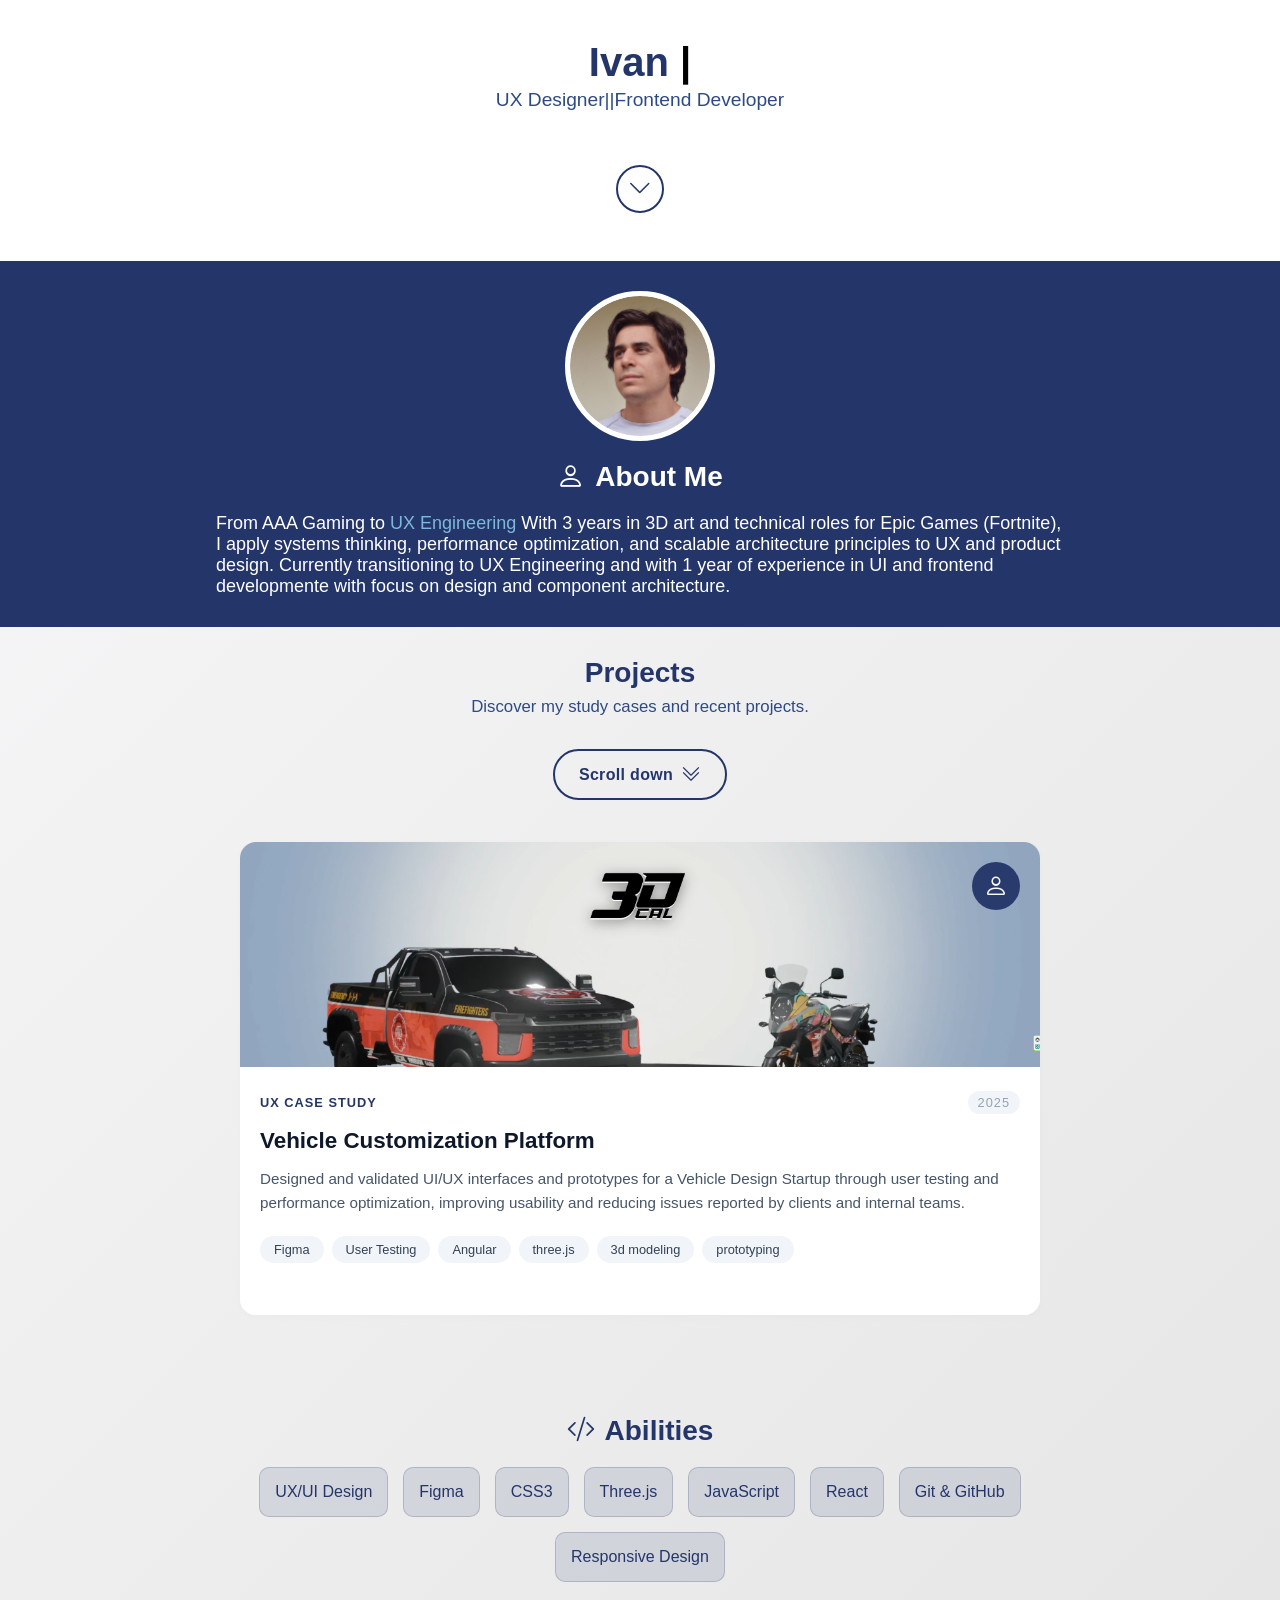
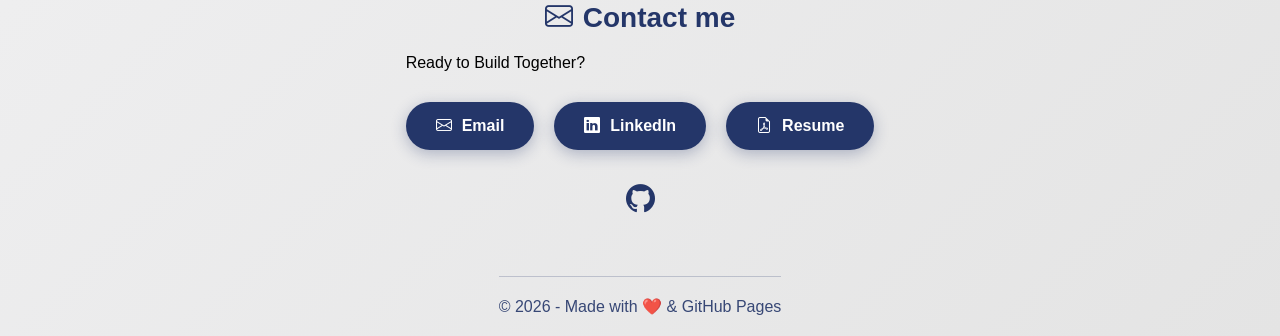
<file: index.html>
<!DOCTYPE html>
<html lang="es">
<head>
    <meta charset="UTF-8">
    <meta name="viewport" content="width=device-width, initial-scale=1.0">
    <title>Mi Portfolio</title>
    <link rel="stylesheet" href="style.css">
    <!-- Bootstrap Icons (solo iconos, sin Bootstrap) -->
    <link rel="stylesheet" href="https://cdn.jsdelivr.net/npm/bootstrap-icons@1.11.3/font/bootstrap-icons.min.css">
</head>
<body>
    <a href="#main" class="skip-link">Saltar al contenido</a>
    <header>
            <h1 id="name">Ivan Bonilla</h1>
            <p class="tagline">UX Designer||Frontend Developer</p>
            <a href="#about-me" class="scroll-down" aria-label="Bajar a About Me">
                <i class="bi bi-chevron-down" aria-hidden="true"></i>
            </a>
        </header>
        
    <main id="main">
    <div class="container container-hero" id="about-me">
        <section class="section" aria-labelledby="about-heading">
             <div class="profile-img">
                <div class="img-Portfolio img">
                 <img src="./resources/1630255719845.jpg" alt="Fortnite UX Project">   
                </div>
            </div>
            <h2 id="about-heading" class="hero-title"><i class="bi bi-person" aria-hidden="true"></i> About Me</h2>
            <p class="hero-text" id="about-text">
                From AAA Gaming to <span class="about-highlight"> UX Engineering </span>
                With 3 years in 3D art and technical 
                roles for Epic Games (Fortnite), 
                I apply systems thinking, performance optimization, and scalable architecture principles to UX and 
                product design. Currently transitioning to UX Engineering and with 1 year of experience in UI and frontend 
                developmente with focus on design and component architecture.
            </p>
        </section>
        
        

        </div>

        <div class="container">
            <section class="section section-projects-intro" aria-labelledby="projects-heading">
                <h2 id="projects-heading">Projects</h2>
                <p class="projects-teaser">Discover my study cases and recent projects.</p>
                <a href="#projects-list" class="scroll-down-cta">
                    <span class="scroll-down-cta__text">Scroll down</span>
                    <i class="bi bi-chevron-double-down" aria-hidden="true"></i>
                </a>
            </section>
            
            <section id="projects-list" class="section projects-reveal" aria-labelledby="projects-list-heading">
                <h2 id="projects-list-heading" class="visually-hidden">Listado de proyectos</h2>
                     <!-- Contenedor principal del proyecto -->
    <div class="project-card">
        
        <!-- IMAGEN - Puro visual, con hover sutil -->
        <div class="img-Portfolio">
            <img src="./resources/Screenshot 2026-02-12 160620.png" alt="Fortnite UX Project">
            <i class="bi bi-person project-icon"></i>
            
            <!-- Hover overlay - Solo aparece al pasar -->
            <div class="project-hover">
                
                    <a class="view-project" href="https://www.canva.com/design/DAG8oD0oATo/u4BTmF1-CMSG_XDhDKaqWg/view?utm_content=DAG8oD0oATo&utm_campaign=designshare&utm_medium=link2&utm_source=uniquelinks&utlId=h7a2611a74f" target="_blank">
                    <i class="bi bi-arrow-right"></i> View Details
                    </a>
                
            </div>
        </div>
        
        <!-- INFORMACIÓN - Siempre visible, fuera de la imagen -->
        <div class="project-details">
            <div class="project-meta">
                <span class="project-category">UX Case Study</span>
                <span class="project-year">2025</span>
            </div>
            
            <h3 class="project-title">
                <a href="#">Vehicle Customization Platform</a>
            </h3>
            
            <p class="project-description">
                Designed and validated UI/UX interfaces and prototypes for a Vehicle Design Startup
                through user testing and performance optimization, 
                improving usability and reducing issues reported by clients and internal teams.
            </p>
            
            <div class="project-tech">
                <span>Figma</span>
                <span>User Testing</span>
                <span>Angular</span>
                <span>three.js</span>
                <span>3d modeling</span>
                <span>prototyping</span>
            </div>
            
            <div class="project-actions">
                <!-- <a href="#" class="btn-case">
                    Ver presentación <i class="bi bi-arrow-right"></i>
                </a>
                <a href="#" class="btn-canva">
                    <i class="bi bi-palette"></i> Canva
                </a> -->
            </div>
        </div>
        
    </div>
               
               
             </section>
        </div>
            <div class="container">

            
        
        <section class="section">
            <h2><i class="bi bi-code-slash"></i> Abilities</h2>
            <div class="skills-grid">
                <div class="skill-item">UX/UI Design</div>
                <div class="skill-item">Figma</div>
                <div class="skill-item">CSS3</div>
                <div class="skill-item">Three.js</div>
                <div class="skill-item">JavaScript</div>
                <div class="skill-item">React</div>
                <div class="skill-item">Git & GitHub</div>
                <div class="skill-item">Responsive Design</div>
            </div>
        </section>
        
        <section class="section">
            <h2><i class="bi bi-envelope"></i> Contact me</h2>
            <p>Ready to Build Together?</p>
            
            <div class="contact-links">
                <a href="mailto:iv4n.alblion@gmail.com" class="contact-btn">
                    <i class="bi bi-envelope"></i> Email
                </a>
                <a href="https://linkedin.com/in/ivan-bonilla-845500199" target="_blank" class="contact-btn">
                    <i class="bi bi-linkedin"></i> LinkedIn
                </a>
                <a href="./resources/Ivan_Bonilla_CV_English.pdf" class="contact-btn">
                    <i class="bi bi-file-earmark-pdf"></i> Resume
                </a>
            </div>
            
            <div class="social-icons">
                <a href="https://github.com/iv4nalblion-ops" target="_blank" class="social-icon">
                    <i class="bi bi-github"></i>
                </a>
            </div>
        </section>
        
        <footer>
            <p>© <span id="current-year">2024</span> - Made with ❤️ & GitHub Pages</p>
        </footer>
    </div>
    </main>
</body>
<script src="script.js"></script>
</html>
</file>
<file: style.css>
* {
            margin: 0;
            padding: 0;
            box-sizing: border-box;
            font-family: 'Segoe UI', Tahoma, Geneva, Verdana, sans-serif;
        }

        /* Paleta: navy (About Me) */
        :root {
            --navy: #243669;
            --navy-light: #2d4a82;
            --navy-soft: rgba(36, 54, 105, 0.12);
            --accent-on-navy: #7eb8da;
        }

        /* UX: focus visible para teclado y accesibilidad */
        a:focus-visible,
        button:focus-visible {
            outline: 2px solid var(--navy);
            outline-offset: 3px;
        }

        .skip-link {
            position: absolute;
            top: -3rem;
            left: 1rem;
            padding: 0.6rem 1rem;
            background: var(--navy);
            color: white;
            text-decoration: none;
            font-weight: 600;
            border-radius: 0 0 8px 8px;
            z-index: 100;
            transition: top 0.2s ease;
        }
        .skip-link:focus {
            top: 0;
            outline: 2px solid white;
            outline-offset: 2px;
        }

        .visually-hidden {
            position: absolute;
            width: 1px;
            height: 1px;
            padding: 0;
            margin: -1px;
            overflow: hidden;
            clip: rect(0, 0, 0, 0);
            white-space: nowrap;
            border: 0;
        }

        /* Bootstrap Icons: heredan tamaño y color del padre */
        .bi {
            display: inline-block;
            vertical-align: -0.125em;
        }
        
        html {
            scroll-behavior: smooth;
        }

        body {
            background: linear-gradient(135deg, #f8f8fa 0%, #e4e4e4 100%);
            color: rgb(0, 0, 0);
            min-height: 100vh;
        }
        
        .container {
            max-width: 100%;
            display: flex;
            flex-direction: column;    
            justify-content: center;
            margin: 0 auto;
            padding: 20px;
            align-items: center;
            animation: fadeIn 1s ease;
        }

        .container-hero {
            background-color: var(--navy);
            width: 100%;
        }

        .container-hero .section {
            max-width: 70%;
        }

        .hero-title,
        .hero-text {
            color: white;
        }

        .hero-text {
            font-size: 2dvh;
        }

        .about-highlight {
            color: var(--accent-on-navy);
        }
        
        @keyframes fadeIn {
            from { opacity: 0; transform: translateY(20px); }
            to { opacity: 1; transform: translateY(0); }
        }
        
        header {
            text-align: center;
            padding: 2.5rem 2% 3rem;
            background-color: white;
            color: var(--navy);
            position: relative;
        }

        header h1 {
            color: var(--navy);
        }

        header .tagline {
            color: var(--navy-light);
            opacity: 1;
        }

        .scroll-down {
            display: inline-flex;
            align-items: center;
            justify-content: center;
            width: 48px;
            height: 48px;
            margin-top: 1.5rem;
            border-radius: 50%;
            border: 2px solid var(--navy);
            color: var(--navy);
            text-decoration: none;
            transition: all 0.3s ease;
            animation: bounce 2s ease-in-out infinite;
        }

        .scroll-down:hover {
            background: var(--navy);
            color: white;
            transform: scale(1.05);
        }

        .scroll-down .bi {
            font-size: 1.5rem;
        }

        @keyframes bounce {
            0%, 100% { transform: translateY(0); }
            50% { transform: translateY(6px); }
        }

        /* Projects: CTA "Scroll down" debajo del título, revela proyectos al bajar */
        .section-projects-intro {
            text-align: center;
            padding-bottom: 2rem;
        }
        .section-projects-intro h2 {
            margin-bottom: 0.5rem;
        }
        .projects-teaser {
            color: var(--navy-light);
            font-size: 1.05rem;
            margin-bottom: 2rem;
        }
        .scroll-down-cta {
            display: inline-flex;
            align-items: center;
            justify-content: center;
            gap: 0.5rem;
            padding: 0.75rem 1.5rem;
            border: 2px solid var(--navy);
            border-radius: 50px;
            color: var(--navy);
            text-decoration: none;
            font-weight: 600;
            transition: all 0.3s ease;
            animation: bounce 2s ease-in-out infinite;
        }
        .scroll-down-cta:hover {
            background: var(--navy);
            color: white;
            transform: translateY(2px);
            animation: none;
        }
        .scroll-down-cta .bi {
            font-size: 1.25rem;
        }
        .scroll-down-cta__text {
            letter-spacing: 0.02em;
        }
        #projects-list {
            padding-top: 2rem;
            scroll-margin-top: 1.5rem;
        }
        .projects-reveal {
            opacity: 0;
            transform: translateY(24px);
            transition: opacity 0.7s ease-out, transform 0.7s ease-out;
        }
        .projects-reveal.is-visible {
            opacity: 1;
            transform: translateY(0);
        }
        @keyframes revealProjects {
            from {
                opacity: 0;
                transform: translateY(24px);
            }
            to {
                opacity: 1;
                transform: translateY(0);
            }
        }
        
        .profile-img {
            width: 150px;
            height: 150px;
            border-radius: 50%;
            border: 5px solid white;
            margin: 0 auto 20px;
            background: #fff;
            display: flex;
            align-items: center;
            justify-content: center;
            font-size: 60px;
            color: var(--navy);
            overflow: hidden; /* Ensure child elements are clipped to the circle */
        }

        /* Make img-Portfolio inside profile-img circular */
        .profile-img .img-Portfolio {
            width: 100%;
            height: 100%;
            aspect-ratio: 1/1; /* Square aspect ratio */
            border-radius: 50%; /* Make it circular */
            overflow: hidden; /* Clip the image to the circle */
            background: #f8f9fa;
        }

        /* Ensure the image fills the circular container properly */
        .profile-img .img-Portfolio img {
            width: 100%;
            height: 100%;
            object-fit: cover; /* Cover the circle without distortion */
        }

        .img-Portfolio {

            width: 55dvh;
            height: 25dvh;
            background: #fff;
            
            align-items: center;
            justify-content: center;
            font-size: 60px;
            display: flex;
            object-fit: scale-down;
            
        }
        .img-Portfolio img {
            
            object-fit: cover;
            max-width: 100%;           /* NUNCA más grande que el contenedor */
            max-height: 100%;          /* NUNCA más grande que el contenedor */
            transition: transform 0.5s ease, filter 0.5s ease;
}
        
        h1 {
            font-size: 2.5rem;
            margin-bottom: 0.25rem;
            color: var(--navy);
        }
        h2 {
            font-size: 1.75rem;
            margin-bottom: 20px;
            display: flex;
            justify-content: center;
            gap: 10px;
            color: var(--navy);
        }
        
        .tagline {
            font-size: 1.2rem;
            opacity: 0.9;
            margin-bottom: 30px;
        }
        
        .section {
            max-width: 70%;
            align-content: center;
            padding: 10px;
        }

        .section2 {
            padding: 10px;
            margin-bottom: 30px;
        }

        .container-hero h2 {
            color: white;
        }
        
        .skills-grid {
            display: flex;
            flex-wrap: wrap;
            flex-direction: row;
            justify-content: center;
            gap: 15px;
            margin-top: 20px;
        }
        
        .skill-item {
            background: var(--navy-soft);
            color: var(--navy);
            padding: 15px;
            border-radius: 10px;
            text-align: center;
            transition: transform 0.3s ease;
            border: 1px solid rgba(36, 54, 105, 0.2);
        }
        
        .skill-item:hover {
            transform: translateY(-5px);
            background: rgba(36, 54, 105, 0.2);
            border-color: var(--navy);
        }
        
        .contact-links {
            display: flex;
            justify-content: center;
            gap: 20px;
            margin-top: 30px;
        }
        
        .contact-btn {
            display: inline-flex;
            align-items: center;
            gap: 10px;
            padding: 15px 30px;
            background: var(--navy);
            color: white;
            text-decoration: none;
            border-radius: 50px;
            font-weight: bold;
            transition: all 0.3s ease;
            box-shadow: 0 4px 15px rgba(36, 54, 105, 0.3);
        }
        
        .contact-btn:hover {
            transform: translateY(-3px);
            background: var(--navy-light);
            box-shadow: 0 6px 20px rgba(36, 54, 105, 0.4);
        }
        
        .social-icons {
            display: flex;
            justify-content: center;
            gap: 20px;
            margin-top: 30px;
        }
        
        .social-icon {
            font-size: 1.8rem;
            color: var(--navy);
            transition: all 0.3s ease;
        }
        
        .social-icon:hover {
            transform: scale(1.2);
            color: var(--navy-light);
        }
        
        footer {
            text-align: center;
            margin-top: 50px;
            padding-top: 20px;
            border-top: 1px solid rgba(36, 54, 105, 0.25);
            color: var(--navy);
            opacity: 0.9;
        }
        
        @media (max-width: 768px) {
            h1 { font-size: 2.2rem; }
            .section { padding: 20px; }
            .contact-links { flex-direction: column; align-items: center; }
        }

        /*css para card */
        /* ===== PROJECT CARD ===== */
.project-card {
    max-width: 800px;
    margin: 0 auto 40px;
    background: white;
    border-radius: 16px;
    overflow: hidden;
    box-shadow: 0 2px 10px rgba(0,0,0,0.02);
    transition: box-shadow 0.3s ease;
}

.project-card:hover {
    box-shadow: 0 20px 30px rgba(36, 54, 105, 0.12);
}

/* ===== IMAGEN (tu estructura original) ===== */
.img-Portfolio {
    position: relative;
    width: 100%;
    aspect-ratio: 16/9;
    background: #f8f9fa;
    overflow: hidden;
    display: flex;
    align-items: center;
    justify-content: center;
}

.img-Portfolio img {
    width: 100%;
    height: 100%;
    object-fit: cover;
    transition: transform 0.6s ease;
}

.img-Portfolio:hover img {
    transform: scale(1.03);
}

/* Icono superpuesto (Bootstrap Icons) */
.project-icon {
    position: absolute;
    top: 20px;
    right: 20px;
    font-size: 24px;
    color: white;
    background: var(--navy);
    width: 48px;
    height: 48px;
    display: flex;
    align-items: center;
    justify-content: center;
    border-radius: 50%;
    opacity: 0.95;
    z-index: 2;
    transition: all 0.3s ease;
}

.img-Portfolio:hover .project-icon {
    transform: scale(1.1);
    background: var(--navy-light);
}

/* ===== HOVER SUTIL ===== */
.project-hover {
    position: absolute;
    top: 0;
    left: 0;
    width: 100%;
    height: 100%;
    background: rgba(36, 54, 105, 0.85);
    backdrop-filter: blur(3px);
    display: flex;
    align-items: center;
    justify-content: center;
    opacity: 0;
    transition: opacity 0.3s ease;
    z-index: 3;
}

.img-Portfolio:hover .project-hover {
    opacity: 1;
}

.view-project {
    color: white !important;
    font-weight: 600;
    padding: 12px 28px;
    border: 2px solid white;
    border-radius: 40px;
    transform: translateY(10px);
    transition: all 0.3s ease;
    display: flex;
    align-items: center;
    gap: 8px;
    font-size: 0.95rem;
}

.img-Portfolio:hover .view-project {
    transform: translateY(0);
}

.view-project:hover {
    background: white;
    color: var(--navy) !important;
    cursor: pointer;
     
}

/* ===== INFORMACIÓN FUERA DE LA IMAGEN ===== */
.project-details {
    padding: 24px 20px 28px;
    background: white;
}

.project-meta {
    display: flex;
    justify-content: space-between;
    align-items: center;
    margin-bottom: 12px;
    font-size: 0.8rem;
    text-transform: uppercase;
    letter-spacing: 1px;
}

.project-category {
    color: var(--navy);
    font-weight: 600;
}

.project-year {
    color: #94a3b8;
    background: #f1f5f9;
    padding: 4px 10px;
    border-radius: 20px;
    font-weight: 500;
}

.project-title {
    margin: 0 0 12px 0;
    font-size: 1.4rem;
    font-weight: 600;
    line-height: 1.3;
}

.project-title a {
    color: #0f172a;
    text-decoration: none;
    transition: color 0.2s ease;
}

.project-title a:hover {
    color: var(--navy);
}

.project-description {
    color: #475569;
    line-height: 1.6;
    margin-bottom: 20px;
    font-size: 0.95rem;
}

/* ===== TAGS ===== */
.project-tech {
    display: flex;
    flex-wrap: wrap;
    gap: 8px;
    margin-bottom: 24px;
}

.project-tech span {
    background: #f1f5f9;
    padding: 6px 14px;
    border-radius: 40px;
    font-size: 0.8rem;
    font-weight: 500;
    color: #334155;
    transition: all 0.2s ease;
}

.project-tech span:hover {
    background: #e2e8f0;
}

/* ===== BOTONES ===== */
.project-actions {
    display: flex;
    gap: 20px;
    align-items: center;
    flex-wrap: wrap;
}

.btn-case {
    color: var(--navy);
    text-decoration: none;
    font-weight: 600;
    font-size: 0.95rem;
    display: flex;
    align-items: center;
    gap: 6px;
    transition: all 0.2s ease;
    padding: 6px 0;
}

.btn-case i {
    transition: transform 0.2s ease;
}

.btn-case:hover {
    gap: 12px;
    color: var(--navy-light);
}

.btn-case:hover i {
    transform: translateX(4px);
}

.btn-canva {
    background: linear-gradient(135deg, #00C4CC, #6B48FF);
    color: white;
    text-decoration: none;
    padding: 8px 18px;
    border-radius: 40px;
    font-size: 0.85rem;
    font-weight: 500;
    display: flex;
    align-items: center;
    gap: 6px;
    transition: all 0.2s ease;
    border: none;
}

.btn-canva:hover {
    transform: translateY(-2px);
    box-shadow: 0 8px 16px rgba(107,72,255,0.25);
}

/* ===== RESPONSIVE ===== */
@media (max-width: 768px) {
    .project-card {
        margin-bottom: 32px;
    }
    
    .project-details {
        padding: 20px 16px;
    }
    
    .project-title {
        font-size: 1.2rem;
    }
    
    .project-hover {
        background: linear-gradient(to top, rgba(36,54,105,0.95), rgba(36,54,105,0.8));
        opacity: 0.7;
        backdrop-filter: none;
    }
    
    .view-project {
        padding: 10px 20px;
        font-size: 0.9rem;
        background: white;
        color: var(--navy) !important;
        border: none;
    }
    
    .project-actions {
        gap: 16px;
    }
}
</file>
